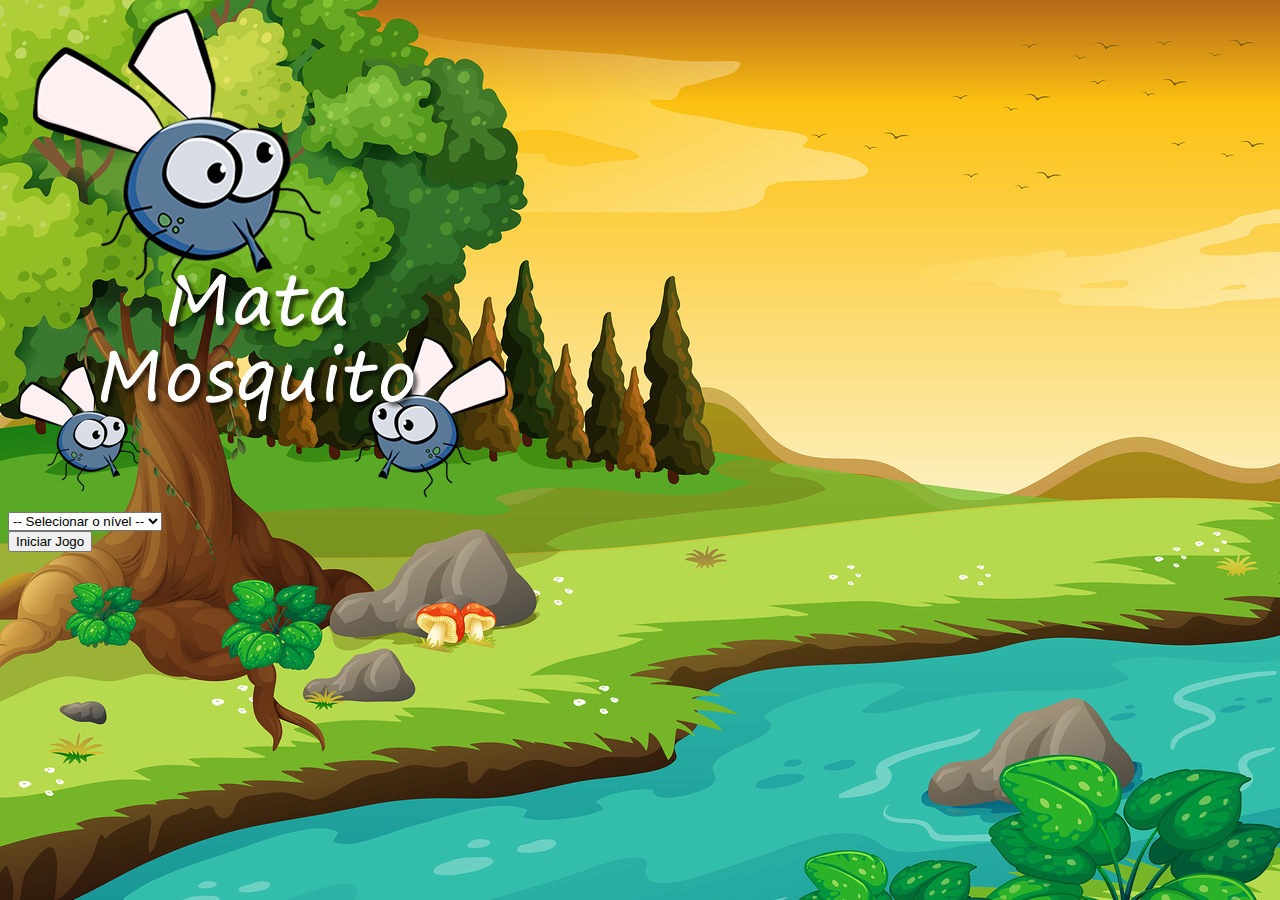
<file: index.html>
<!DOCTYPE html>
<html>
	<head>

		<meta charset="utf-8">
		<meta name="viewport" content="width=device-width, initial-scale=1">
		<title>Mata Mosquito</title>

        <link href="https://cdn.jsdelivr.net/npm/bootstrap@5.3.0-alpha3/dist/css/bootstrap.min.css" rel="stylesheet" integrity="sha384-KK94CHFLLe+nY2dmCWGMq91rCGa5gtU4mk92HdvYe+M/SXH301p5ILy+dN9+nJOZ" crossorigin="anonymous">

        <link rel="stylesheet" href="estilo.css">

        <script>
            
            function iniciarJogo() {
                var nivel = document.getElementById('nivel').value

                if(nivel === '') {
                    alert('Selecione um nível para iniciar o jogo')
                    return false
                }

                window.location.href = 'app_mata_mosquito.html?' + nivel
            }

        </script>

	</head>

	<body>

        <div class="container">
            <div class="row">
                <div class="col">
                    <div class="d-flex justify-content-center">
                        <img src="imagens/game.png">
                    </div>    
                </div>
            </div>

            <div class="row">
                <div class="col">
                    <div class="d-flex justify-content-center">
                        <div class="mb-2" >
                        <select class="form-control" id="nivel">
                            <option value="">-- Selecionar o nível --</option>
                            <option value="normal">-- Normal --</option>
                            <option value="dificil">-- Difícil --</option>
                            <option value="chucknorris">-- Chuck Norris --</option>
                        </select>
                        </div>
                    </div>
                </div>
            </div>

            <div class="row">
                <div class="col">
                    <div class="d-flex justify-content-center">
                        <button type="button" class="btn btn-danger btn-lg" onclick="iniciarJogo()">Iniciar Jogo</button>
                    </div>    
                </div>
            </div>

        </div>
        
	</body>
</html>
</file>
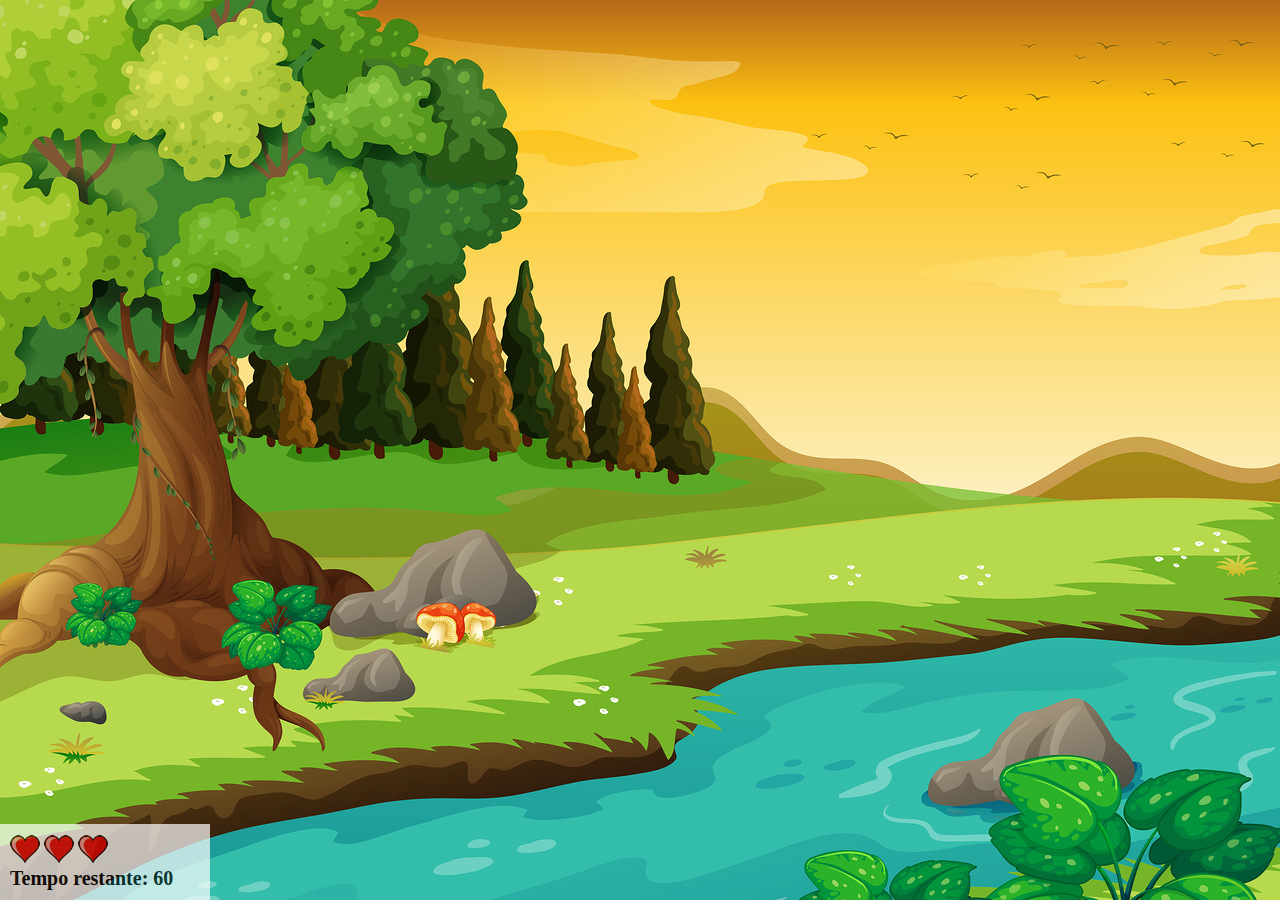
<file: app_mata_mosquito.html>
<!DOCTYPE html>
<html>
	<head>

		<meta charset="utf-8">
		<meta name="viewport" content="width=device-width, initial-scale=1">
		<title>Mata Mosquito</title>

		<link rel="stylesheet" href="estilo.css">
		<script src="jogo.js"></script>

	</head>

	<body onresize="ajustaTamanhoPalcoJogo()">

		<div class="painel">
			<div class="vidas">
				<img id="v1" src="imagens/coracao_cheio.png">
				<img id="v2" src="imagens/coracao_cheio.png">
				<img id="v3" src="imagens/coracao_cheio.png">
			</div>

			<div class="cronometro">
				Tempo restante: <span id="cronometro"></span>
			</div>
		</div>

		<script>

			document.getElementById('cronometro').innerHTML = tempo

			var criaMosquito = setInterval(function() {
				posicaoRandomica()
			}, criaMosquitoTempo)

		</script>
        
	</body>
</html>
</file>
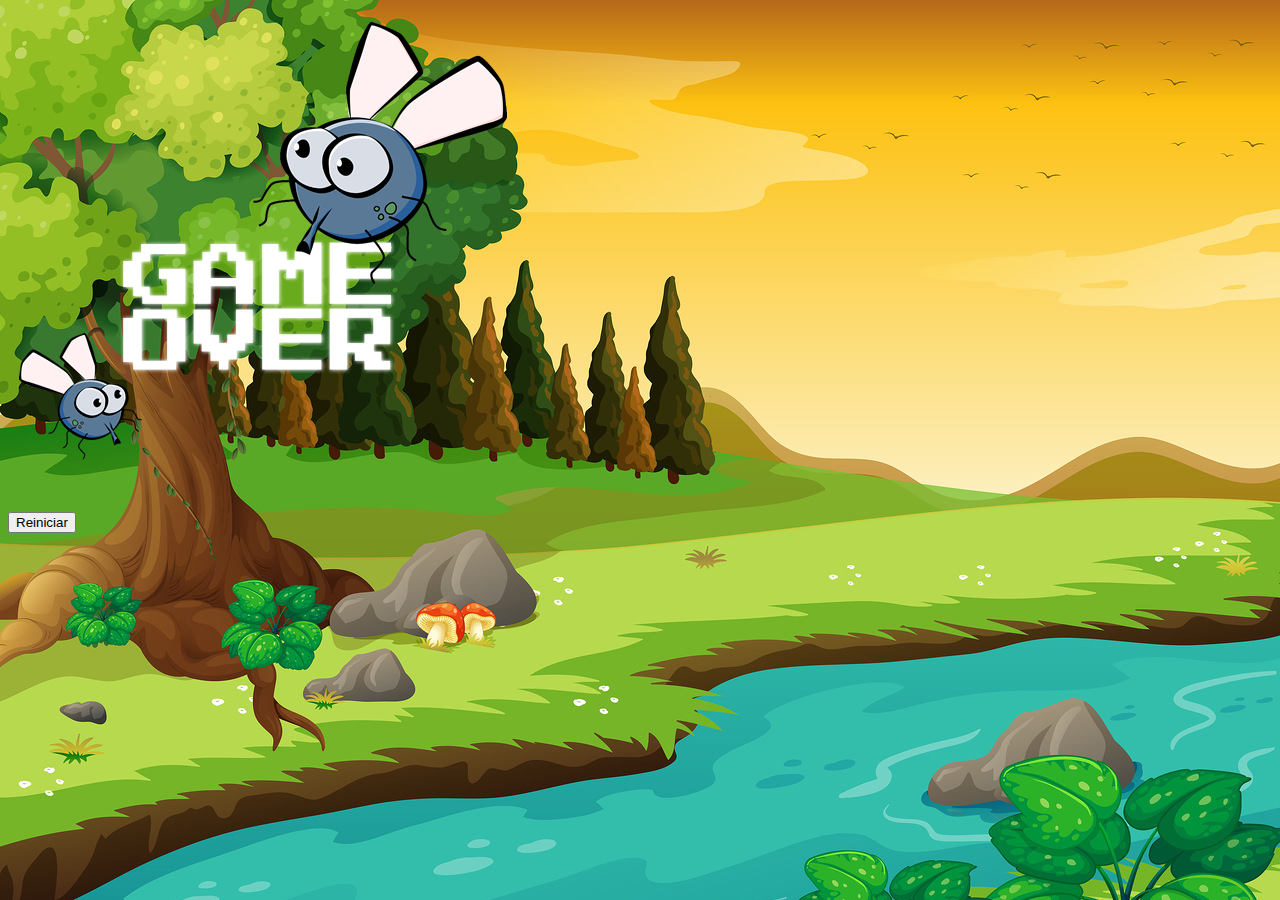
<file: fim_de_jogo.html>
<!DOCTYPE html>
<html>
	<head>

		<meta charset="utf-8">
		<meta name="viewport" content="width=device-width, initial-scale=1">
		<title>Mata Mosquito</title>

        <link href="https://cdn.jsdelivr.net/npm/bootstrap@5.3.0-alpha3/dist/css/bootstrap.min.css" rel="stylesheet" integrity="sha384-KK94CHFLLe+nY2dmCWGMq91rCGa5gtU4mk92HdvYe+M/SXH301p5ILy+dN9+nJOZ" crossorigin="anonymous">

        <link rel="stylesheet" href="estilo.css">

	</head>

	<body>

        <div class="container">
            <div class="row">
                <div class="col">
                    <div class="d-flex justify-content-center">
                        <img src="imagens/game_over.png">
                    </div>    
                </div>
            </div>

            <div class="row">
                <div class="col">
                    <div class="d-flex justify-content-center">
                        <button type="button" class="btn btn-dark btn-lg" onclick="window.location.href = 'index.html' ">Reiniciar</button>
                    </div>    
                </div>
            </div>

        </div>
        
	</body>
</html>
</file>
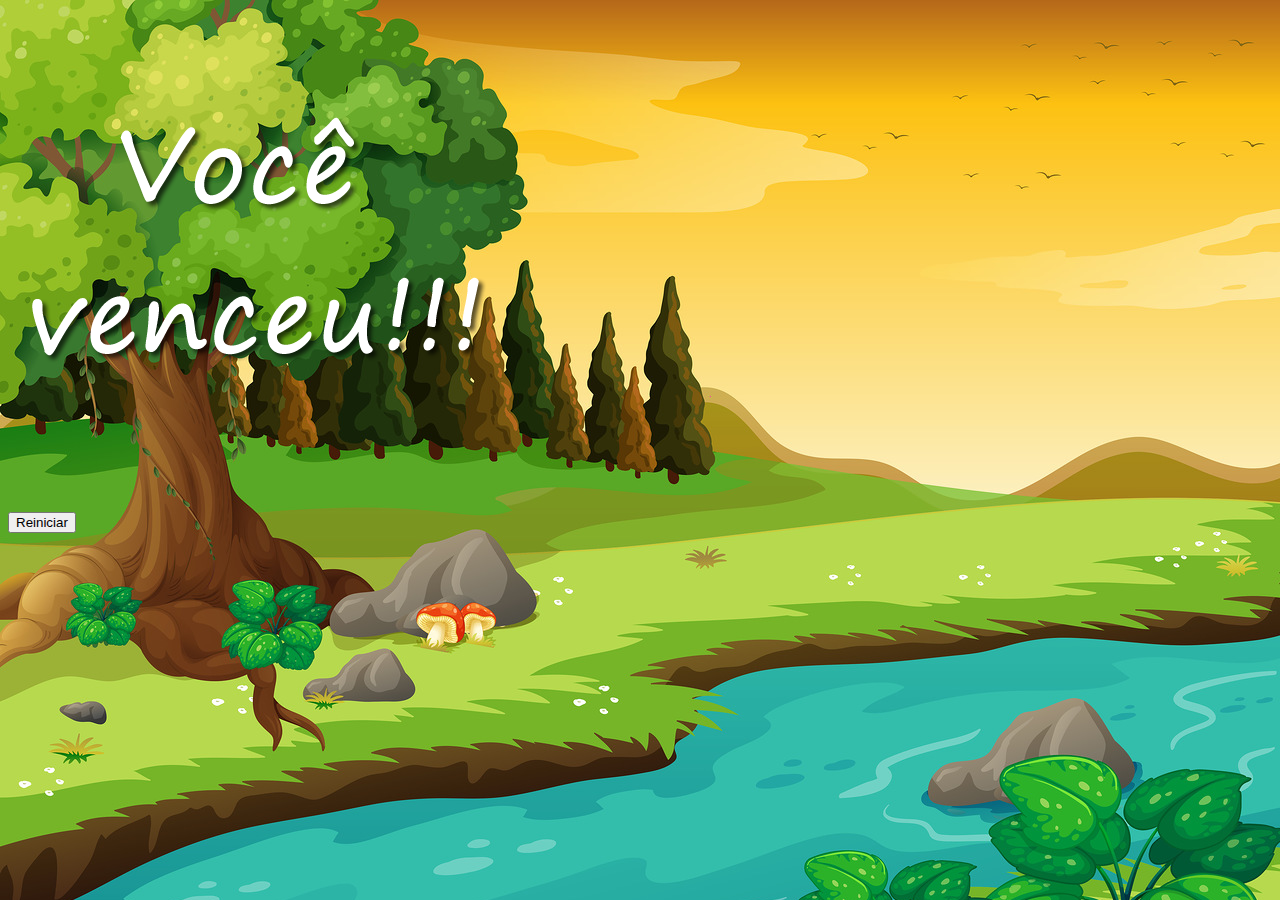
<file: vitoria.html>
<!DOCTYPE html>
<html>
	<head>

		<meta charset="utf-8">
		<meta name="viewport" content="width=device-width, initial-scale=1">
		<title>Mata Mosquito</title>

        <link href="https://cdn.jsdelivr.net/npm/bootstrap@5.3.0-alpha3/dist/css/bootstrap.min.css" rel="stylesheet" integrity="sha384-KK94CHFLLe+nY2dmCWGMq91rCGa5gtU4mk92HdvYe+M/SXH301p5ILy+dN9+nJOZ" crossorigin="anonymous">

        <link rel="stylesheet" href="estilo.css">

	</head>

	<body>

        <div class="container">
            <div class="row">
                <div class="col">
                    <div class="d-flex justify-content-center">
                        <img src="imagens/vitoria.png">
                    </div>    
                </div>
            </div>

            <div class="row">
                <div class="col">
                    <div class="d-flex justify-content-center">
                        <button type="button" class="btn btn-dark btn-lg" onclick="window.location.href = 'index.html' ">Reiniciar</button>
                    </div>    
                </div>
            </div>

        </div>
        
	</body>
</html>
</file>
<file: estilo.css>
html {
    cursor: url(imagens/mata_mosca.png) 30 30, auto;
}

body {
    background-image: url(imagens/bg.jpg);
    background-repeat: no-repeat;
    background-size: 100%;
}

.mosquito1{
    width: 50px;
    height: 50px;
}

.mosquito2{
    width: 70px;
    height: 70px;
}

.mosquito3{
    width: 90px;
    height: 90px;
}

.ladoA {
    transform: scaleX(1);
}

.ladoB {
    transform: scaleX(-1)
}

.painel {
    position: absolute;
    width: 190px;
    padding: 10px;
    left: 0px;
    bottom: 0px;
    border-top: 1px solid #fff;
    background-color: #fff;
    opacity: 0.7;
}

.vidas {
    float: left;
}

.cronometro {
    float: left;
    font-size: 20px;
    font-weight: bold;
}
</file>
